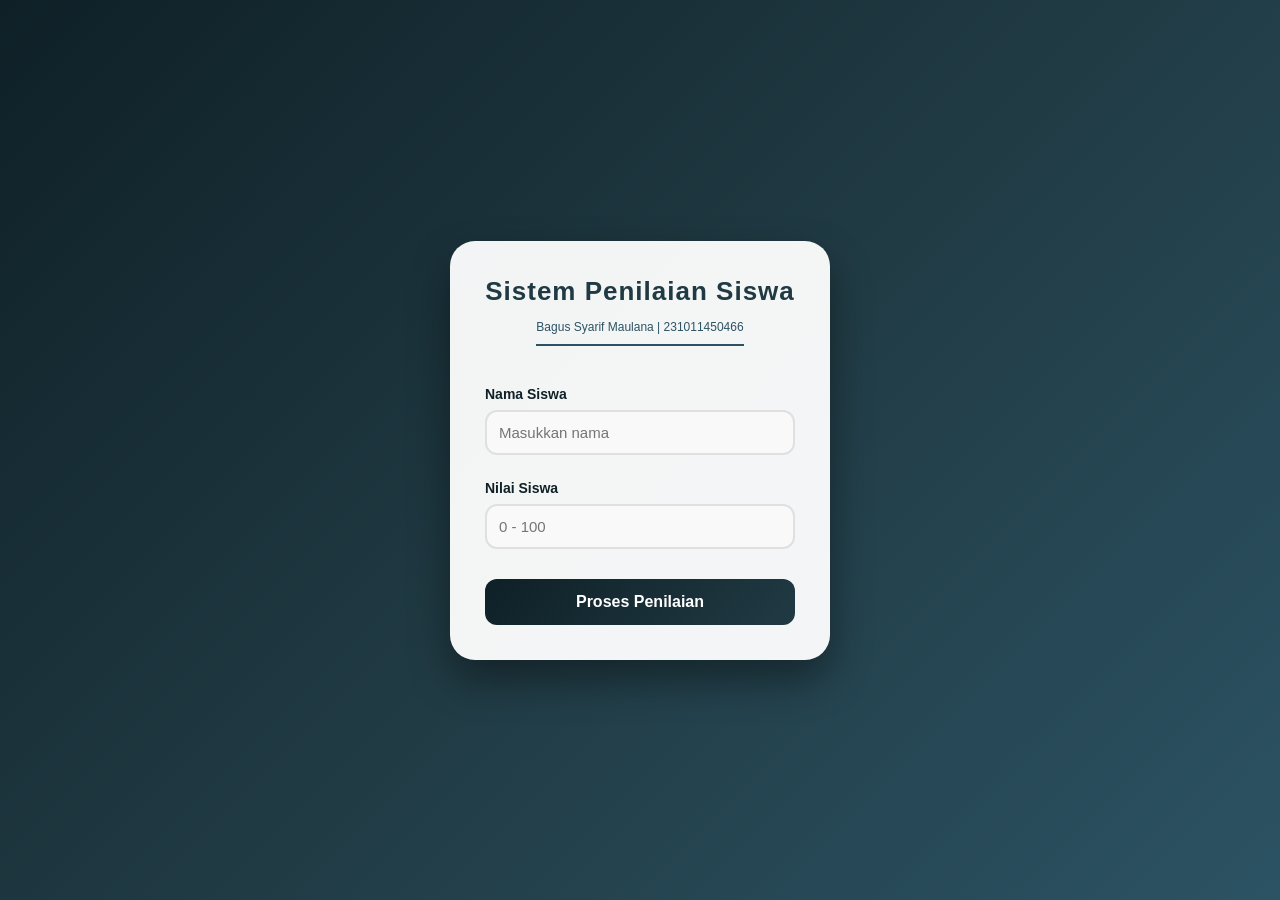
<file: pertemuan-11/index.html>
<!DOCTYPE html>
<html lang="id">
<head>
    <meta charset="UTF-8">
    <meta name="viewport" content="width=device-width, initial-scale=1.0">
    <title>Sistem Penilaian Siswa</title>
    <link rel="stylesheet" href="style.css">
</head>
<body>
    <div class="container">
        <h1>Sistem Penilaian Siswa</h1>
        <div class="subtitle">Bagus Syarif Maulana | 231011450466</div>

        <label>Nama Siswa</label>
        <input type="text" id="nama" placeholder="Masukkan nama">

        <label>Nilai Siswa</label>
        <input type="number" id="nilai" placeholder="0 - 100" min="0" max="100">

        <button onclick="hitung()">Proses Penilaian</button>

        <div id="hasil"></div>
    </div>

    <script src="script.js"></script>
</body>
</html>
</file>
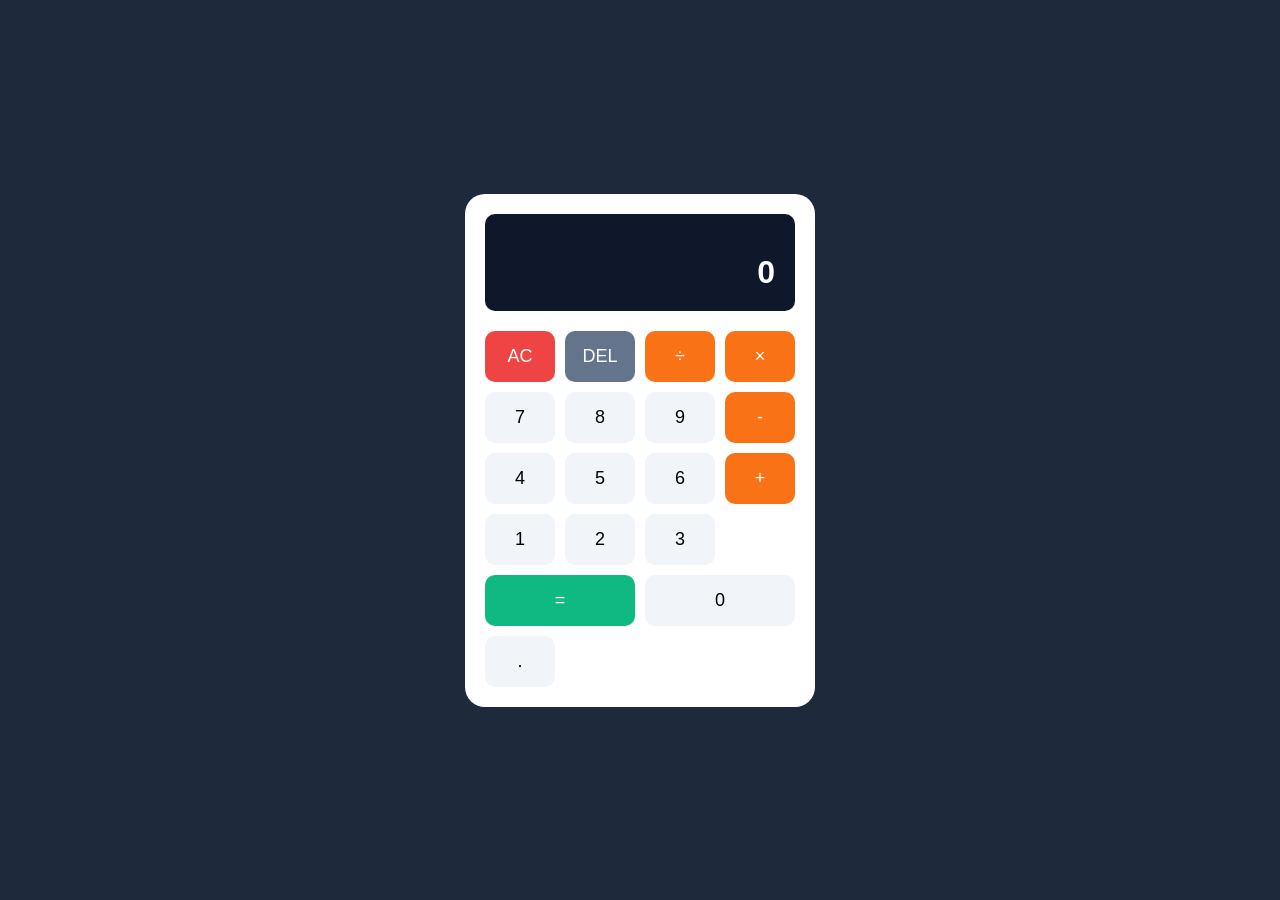
<file: pertemuan-12/index.html>
<!DOCTYPE html>
<html lang="id">
<head>
    <meta charset="UTF-8">
    <meta name="viewport" content="width=device-width, initial-scale=1.0">
    <title>Kalkulator</title>
    <link rel="stylesheet" href="style.css">
</head>
<body>
    <div class="calculator">
        <div class="display">
            <div class="history" id="history"></div>
            <div class="current" id="current">0</div>
        </div>
        
        <div class="buttons">
            <button class="clear" id="clear">AC</button>
            <button class="delete" id="delete">DEL</button>
            <button class="operator" data-op="/">÷</button>
            <button class="operator" data-op="*">×</button>
            
            <button class="number" data-num="7">7</button>
            <button class="number" data-num="8">8</button>
            <button class="number" data-num="9">9</button>
            <button class="operator" data-op="-">-</button>
            
            <button class="number" data-num="4">4</button>
            <button class="number" data-num="5">5</button>
            <button class="number" data-num="6">6</button>
            <button class="operator" data-op="+">+</button>
            
            <button class="number" data-num="1">1</button>
            <button class="number" data-num="2">2</button>
            <button class="number" data-num="3">3</button>
            <button class="equals" id="equals">=</button>
            
            <button class="number zero" data-num="0">0</button>
            <button class="number" data-num=".">.</button>
        </div>
    </div>

    <script src="script.js"></script>
</body>
</html>
</file>
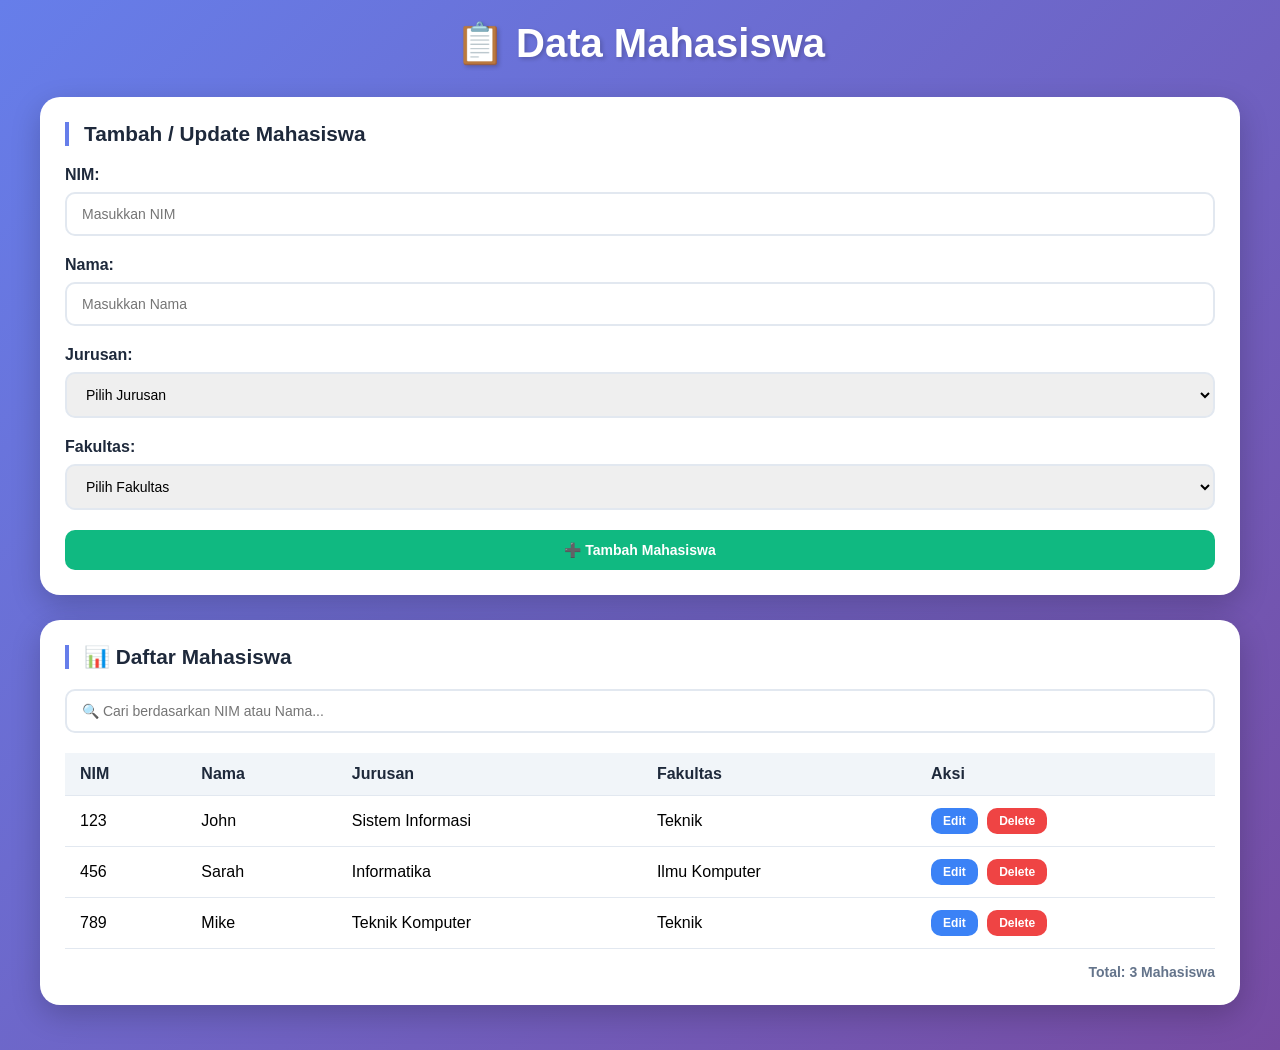
<file: pertemuan-14/index.html>
<!DOCTYPE html>
<html lang="id">
<head>
    <meta charset="UTF-8">
    <meta name="viewport" content="width=device-width, initial-scale=1.0">
    <title>Data Mahasiswa</title>
    <link rel="stylesheet" href="style.css">
</head>
<body>
    <div class="container">
        <h1>📋 Data Mahasiswa</h1>
        
        <div class="form-card">
            <h2>Tambah / Update Mahasiswa</h2>
            
            <div class="form-group">
                <label for="nim">NIM:</label>
                <input type="text" id="nim" placeholder="Masukkan NIM">
            </div>
            
            <div class="form-group">
                <label for="nama">Nama:</label>
                <input type="text" id="nama" placeholder="Masukkan Nama">
            </div>
            
            <div class="form-group">
                <label for="jurusan">Jurusan:</label>
                <select id="jurusan">
                    <option value="">Pilih Jurusan</option>
                    <option value="Sistem Informasi">Sistem Informasi</option>
                    <option value="Informatika">Informatika</option>
                    <option value="Teknik Komputer">Teknik Komputer</option>
                    <option value="Manajemen Informatika">Manajemen Informatika</option>
                    <option value="Akuntansi">Akuntansi</option>
                </select>
            </div>
            
            <div class="form-group">
                <label for="fakultas">Fakultas:</label>
                <select id="fakultas">
                    <option value="">Pilih Fakultas</option>
                    <option value="Teknik">Teknik</option>
                    <option value="Ilmu Komputer">Ilmu Komputer</option>
                    <option value="Ekonomi">Ekonomi</option>
                    <option value="Hukum">Hukum</option>
                </select>
            </div>
            
            <div class="button-group">
                <button id="btnTambah" class="btn-tambah">➕ Tambah Mahasiswa</button>
                <button id="btnUpdate" class="btn-update" style="display:none;">✏️ Update Data Mahasiswa</button>
                <button id="btnBatal" class="btn-batal" style="display:none;">❌ Batal</button>
            </div>
        </div>
        
        <div class="table-card">
            <h2>📊 Daftar Mahasiswa</h2>
            <div class="search-box">
                <input type="text" id="searchInput" placeholder="🔍 Cari berdasarkan NIM atau Nama...">
            </div>
            <div class="table-wrapper">
                <table id="tabelMahasiswa">
                    <thead>
                        <tr>
                            <th>NIM</th>
                            <th>Nama</th>
                            <th>Jurusan</th>
                            <th>Fakultas</th>
                            <th>Aksi</th>
                        </tr>
                    </thead>
                    <tbody id="tbodyMahasiswa">
                        <tr>
                            <td colspan="5" style="text-align: center;">Belum ada data</td>
                        </tr>
                    </tbody>
                </table>
            </div>
            <div class="info-data">
                <span id="jumlahData">Total: 0 Mahasiswa</span>
            </div>
        </div>
    </div>

    <script src="script.js"></script>
</body>
</html>
</file>
<file: pertemuan-11/style.css>
* {
    margin: 0;
    padding: 0;
    box-sizing: border-box;
    font-family: 'Segoe UI', Tahoma, Geneva, Verdana, sans-serif;
}

body {
    height: 100vh;
    display: flex;
    justify-content: center;
    align-items: center;
    background: linear-gradient(135deg, #0f2027, #203a43, #2c5364);
}

.container {
    background: rgba(255, 255, 255, 0.95);
    width: 380px;
    padding: 35px;
    border-radius: 25px;
    text-align: center;
    box-shadow: 0 20px 40px rgba(0, 0, 0, 0.4);
    transition: all 0.3s ease;
}

.container:hover {
    transform: translateY(-8px);
    box-shadow: 0 25px 50px rgba(0, 0, 0, 0.5);
}

h1 {
    margin-bottom: 10px;
    color: #203a43;
    font-size: 26px;
    letter-spacing: 1px;
}

.subtitle {
    font-size: 12px;
    color: #2c5364;
    margin-bottom: 25px;
    padding-bottom: 10px;
    border-bottom: 2px solid #2c5364;
    display: inline-block;
}

label {
    display: block;
    text-align: left;
    margin-top: 15px;
    margin-bottom: 8px;
    font-weight: bold;
    color: #0f2027;
    font-size: 14px;
}

input {
    width: 100%;
    padding: 12px;
    margin-bottom: 10px;
    border: 2px solid #e0e0e0;
    border-radius: 12px;
    font-size: 15px;
    transition: all 0.3s ease;
    background: #f9f9f9;
}

input:focus {
    border-color: #2c5364;
    outline: none;
    background: white;
    box-shadow: 0 0 0 3px rgba(44, 83, 100, 0.2);
}

button {
    width: 100%;
    padding: 14px;
    background: linear-gradient(135deg, #0f2027, #203a43);
    color: white;
    border: none;
    border-radius: 12px;
    font-size: 16px;
    font-weight: bold;
    cursor: pointer;
    margin-top: 20px;
    transition: all 0.3s ease;
}

button:hover {
    background: linear-gradient(135deg, #203a43, #2c5364);
    transform: scale(1.02);
    box-shadow: 0 5px 15px rgba(0, 0, 0, 0.3);
}

button:active {
    transform: scale(0.98);
}

#hasil {
    margin-top: 25px;
    padding: 18px;
    border-radius: 15px;
    display: none;
    animation: slideIn 0.4s ease;
}

@keyframes slideIn {
    from {
        opacity: 0;
        transform: translateY(-15px);
    }
    to {
        opacity: 1;
        transform: translateY(0);
    }
}

.hasil-lulus {
    background: linear-gradient(135deg, #a8e6cf, #d4fc79);
    border-left: 8px solid #1e8e3e;
    color: #1a5d2e;
}

.hasil-gagal {
    background: linear-gradient(135deg, #ffb6b9, #ff9a9e);
    border-left: 8px solid #c0392b;
    color: #7a1a0e;
}

#hasil h3 {
    margin-bottom: 12px;
    font-size: 20px;
}

#hasil p {
    margin: 8px 0;
    font-size: 15px;
    padding: 5px 0;
}
</file>
<file: pertemuan-12/style.css>
* {
    margin: 0;
    padding: 0;
    box-sizing: border-box;
}

body {
    font-family: Arial, sans-serif;
    background: #1e293b;
    min-height: 100vh;
    display: flex;
    justify-content: center;
    align-items: center;
}

.calculator {
    background: white;
    border-radius: 20px;
    padding: 20px;
    width: 350px;
}

.display {
    background: #0f172a;
    color: white;
    padding: 20px;
    text-align: right;
    border-radius: 10px;
    margin-bottom: 20px;
}

.history {
    font-size: 14px;
    color: #94a3b8;
    min-height: 20px;
}

.current {
    font-size: 32px;
    font-weight: bold;
    word-break: break-all;
}

.buttons {
    display: grid;
    grid-template-columns: repeat(4, 1fr);
    gap: 10px;
}

button {
    padding: 15px;
    font-size: 18px;
    border: none;
    border-radius: 10px;
    cursor: pointer;
}

.number {
    background: #f1f5f9;
}

.operator {
    background: #f97316;
    color: white;
}

.equals {
    background: #10b981;
    color: white;
    grid-column: span 2;
}

.clear {
    background: #ef4444;
    color: white;
}

.delete {
    background: #64748b;
    color: white;
}

.zero {
    grid-column: span 2;
}
</file>
<file: pertemuan-14/style.css>
* {
    margin: 0;
    padding: 0;
    box-sizing: border-box;
}

body {
    font-family: 'Segoe UI', Tahoma, Geneva, Verdana, sans-serif;
    background: linear-gradient(135deg, #667eea 0%, #764ba2 100%);
    min-height: 100vh;
    padding: 20px;
}

.container {
    max-width: 1200px;
    margin: 0 auto;
}

h1 {
    text-align: center;
    color: white;
    margin-bottom: 30px;
    font-size: 2.5rem;
    text-shadow: 2px 2px 4px rgba(0,0,0,0.2);
}

h2 {
    color: #1e293b;
    margin-bottom: 20px;
    font-size: 1.3rem;
    border-left: 4px solid #667eea;
    padding-left: 15px;
}

.form-card, .table-card {
    background: white;
    border-radius: 20px;
    padding: 25px;
    margin-bottom: 25px;
    box-shadow: 0 10px 30px rgba(0,0,0,0.2);
}

.form-group {
    margin-bottom: 20px;
}

label {
    display: block;
    margin-bottom: 8px;
    font-weight: 600;
    color: #1e293b;
}

input, select {
    width: 100%;
    padding: 12px 15px;
    border: 2px solid #e2e8f0;
    border-radius: 10px;
    font-size: 14px;
    transition: all 0.3s;
}

input:focus, select:focus {
    outline: none;
    border-color: #667eea;
    box-shadow: 0 0 0 3px rgba(102,126,234,0.1);
}

.button-group {
    display: flex;
    gap: 10px;
    margin-top: 10px;
}

button {
    padding: 12px 24px;
    border: none;
    border-radius: 10px;
    font-size: 14px;
    font-weight: 600;
    cursor: pointer;
    transition: all 0.3s;
}

.btn-tambah {
    background: #10b981;
    color: white;
    flex: 1;
}

.btn-tambah:hover {
    background: #059669;
    transform: translateY(-2px);
}

.btn-update {
    background: #f59e0b;
    color: white;
    flex: 1;
}

.btn-update:hover {
    background: #d97706;
    transform: translateY(-2px);
}

.btn-batal {
    background: #64748b;
    color: white;
}

.btn-batal:hover {
    background: #475569;
    transform: translateY(-2px);
}

.search-box {
    margin-bottom: 20px;
}

.search-box input {
    width: 100%;
    padding: 12px 15px;
    border: 2px solid #e2e8f0;
    border-radius: 10px;
    font-size: 14px;
}

.table-wrapper {
    overflow-x: auto;
}

table {
    width: 100%;
    border-collapse: collapse;
}

th, td {
    padding: 12px 15px;
    text-align: left;
    border-bottom: 1px solid #e2e8f0;
}

th {
    background: #f1f5f9;
    font-weight: 600;
    color: #1e293b;
}

tr:hover {
    background: #f8fafc;
}

.btn-edit {
    background: #3b82f6;
    color: white;
    padding: 6px 12px;
    font-size: 12px;
    margin-right: 5px;
}

.btn-edit:hover {
    background: #2563eb;
}

.btn-delete {
    background: #ef4444;
    color: white;
    padding: 6px 12px;
    font-size: 12px;
}

.btn-delete:hover {
    background: #dc2626;
}

.info-data {
    margin-top: 15px;
    text-align: right;
    font-size: 14px;
    color: #64748b;
    font-weight: 600;
}

.empty-row td {
    text-align: center;
    color: #94a3b8;
    padding: 40px;
}

@media (max-width: 768px) {
    .container {
        padding: 10px;
    }
    
    .form-card, .table-card {
        padding: 15px;
    }
    
    th, td {
        padding: 8px 10px;
        font-size: 12px;
    }
    
    button {
        padding: 10px 16px;
        font-size: 12px;
    }
}
</file>
